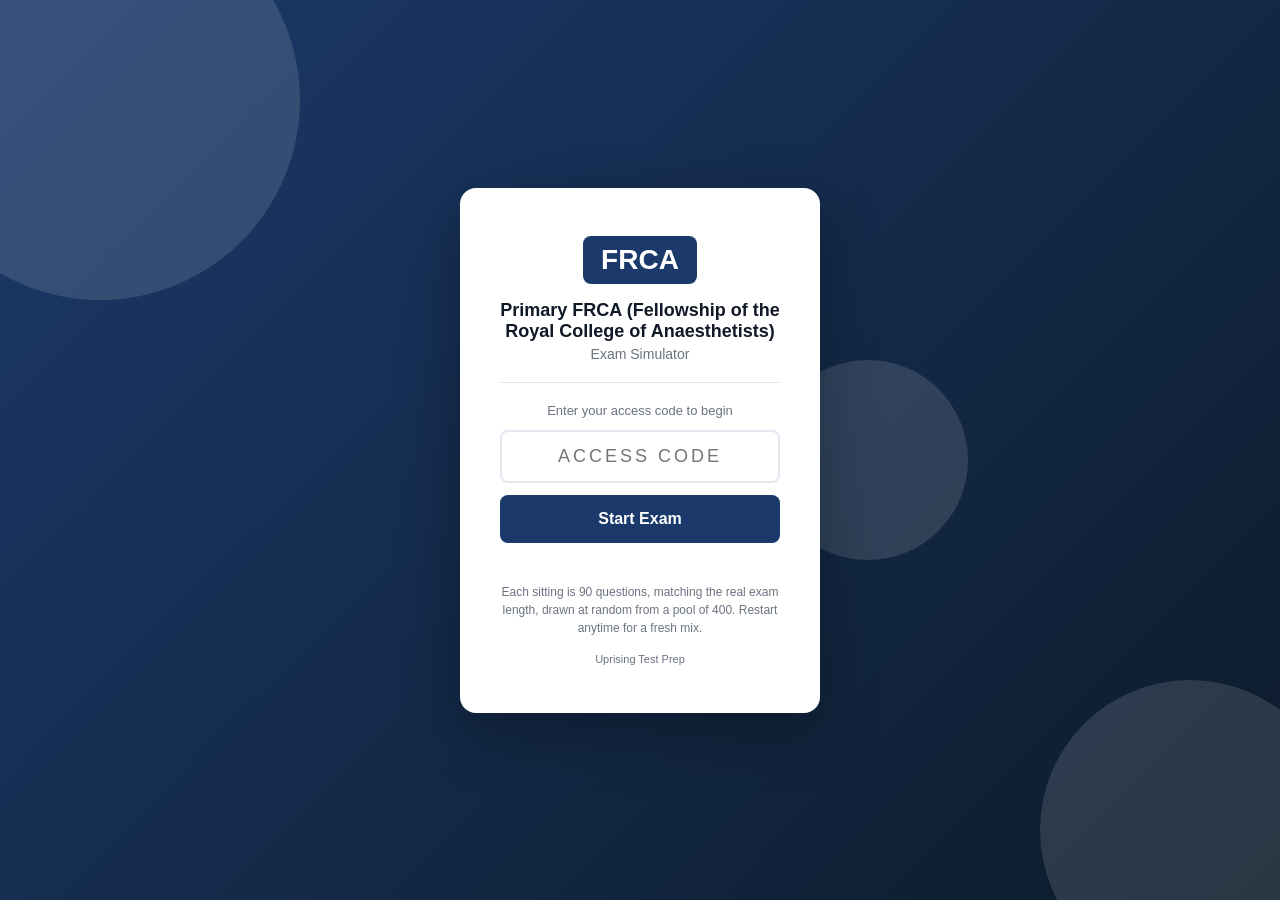
<file: index.html>
<!DOCTYPE html>
<html lang="en">
<head>
  <meta charset="UTF-8" />
  <meta name="viewport" content="width=device-width, initial-scale=1.0, viewport-fit=cover" />
  <meta name="apple-mobile-web-app-capable" content="yes" />
  <meta name="apple-mobile-web-app-status-bar-style" content="black-translucent" />
  <title>FRCA Exam Simulator</title>
  <link rel="stylesheet" href="style.css" />
</head>
<body>

<div id="access-gate">
  <div class="gate-bg-shapes">
    <div class="shape shape-1"></div>
    <div class="shape shape-2"></div>
    <div class="shape shape-3"></div>
  </div>
  <div class="gate-card">
    <div class="gate-logo">
      <div class="logo-badge">FRCA</div>
    </div>
    <h1 class="gate-title">Primary FRCA (Fellowship of the Royal College of Anaesthetists)</h1>
    <p class="gate-subtitle">Exam Simulator</p>
    <div class="gate-divider"></div>
    <p class="gate-instruction">Enter your access code to begin</p>
    <input type="text" id="access-code-input" class="gate-input"
           placeholder="Access Code" autocomplete="off"
           maxlength="20" spellcheck="false" />
    <button id="access-btn" class="gate-btn">Start Exam</button>
    <p id="access-error" class="gate-error"></p>
    <p class="gate-pool-note">Each sitting is 90 questions, matching the real exam length, drawn at random from a pool of 400. Restart anytime for a fresh mix.</p>
    <p class="gate-hint">Uprising Test Prep</p>
  </div>
</div>

<div id="app" style="display:none">
  <header class="top-bar">
    <div class="bar-left">
      <span class="bar-logo">FRCA</span>
      <span class="bar-title">Exam Simulator</span>
    </div>
    <div class="bar-right">
      <span class="bar-timer" id="timer-display">--:--</span>
      <button class="bar-btn" id="flag-btn">Flag</button>
      <button class="bar-btn bar-btn-primary" id="submit-btn">
        <span class="btn-full">Submit Exam</span>
        <span class="btn-short">Submit</span>
      </button>
    </div>
  </header>

  <div class="progress-strip">
    <div class="progress-bar" id="progress-bar"></div>
  </div>

  <main class="exam-main">
    <div class="question-panel">
      <div class="q-meta">
        <span id="q-counter"></span>
        <span id="q-domain" class="q-domain-tag"></span>
        <span id="q-flag-indicator" class="flag-chip" style="display:none">Flagged</span>
      </div>
      <!-- Shared text for a linked cluster (a clinical case, a reading
           passage). It sits ABOVE the stem, which is the one thing that
           legitimately precedes it, and repeats on every question in the
           cluster so nobody has to page backwards. -->
      <div id="q-cluster-wrap" class="cluster-wrap" style="display:none"></div>
      <p id="question-text" class="q-text"></p>
      <!-- The picture sits BELOW the question text so the simulator matches
           the printed book exactly: stem, then picture, then options. They
           used to disagree (book put the picture under the stem, simulator put
           it above), so no single wording could be true in both places, and
           184 of MLPAO's 185 image questions said "shown above" while the
           book printed the picture below the sentence. Write stems with
           neutral wording ("the strip shown", "the diagram shows") and this
           whole class of bug cannot come back. -->
      <div id="q-image-wrap" style="display:none; margin-bottom:14px;"></div>
      <div id="options-list" class="options-list"></div>
      <div id="explanation-box" class="explanation-box" style="display:none">
        <div class="explanation-label">Explanation</div>
        <p id="explanation-text" class="explanation-text"></p>
      </div>
    </div>
    <div class="nav-bar">
      <button class="nav-btn" id="prev-btn">&#8592; Prev</button>
      <button class="nav-btn nav-btn-map" id="map-btn">Question Map</button>
      <button class="nav-btn nav-btn-next" id="next-btn">Next &#8594;</button>
    </div>
  </main>
</div>

<!-- Question Map Modal -->
<div id="map-modal" style="display:none">
  <div class="map-backdrop" id="map-backdrop"></div>
  <div class="map-panel">
    <div class="map-header">
      <span class="map-title">Question Map</span>
      <button id="map-close" class="map-close-btn">&#x2715; Close</button>
    </div>
    <div class="map-legend">
      <span class="leg-item"><span class="leg-swatch leg-answered"></span>Answered</span>
      <span class="leg-item"><span class="leg-swatch leg-flagged"></span>Flagged</span>
      <span class="leg-item"><span class="leg-swatch leg-unanswered"></span>Unanswered</span>
    </div>
    <div id="q-grid" class="q-grid"></div>
  </div>
</div>

<div id="results-screen" style="display:none">
  <div class="results-card">
    <div class="res-header">
      <div class="res-badge">FRCA</div>
      <h2 id="res-status" class="res-status"></h2>
      <p id="res-score" class="res-score"></p>
    </div>
    <div id="res-domains" class="res-domains"></div>
    <p class="mode-pool-note">This sitting drew 90 questions from a pool of 400 simulator questions. Restart for a fresh mix, or see the printed book for the full question bank.</p>
    <button id="res-review-btn" class="res-btn">Review Answers</button>
    <button id="res-restart-btn" class="res-btn res-btn-secondary">Restart</button>
  </div>
</div>

<script src="questions.js"></script>
<script src="app.js"></script>
</body>
</html>
</file>
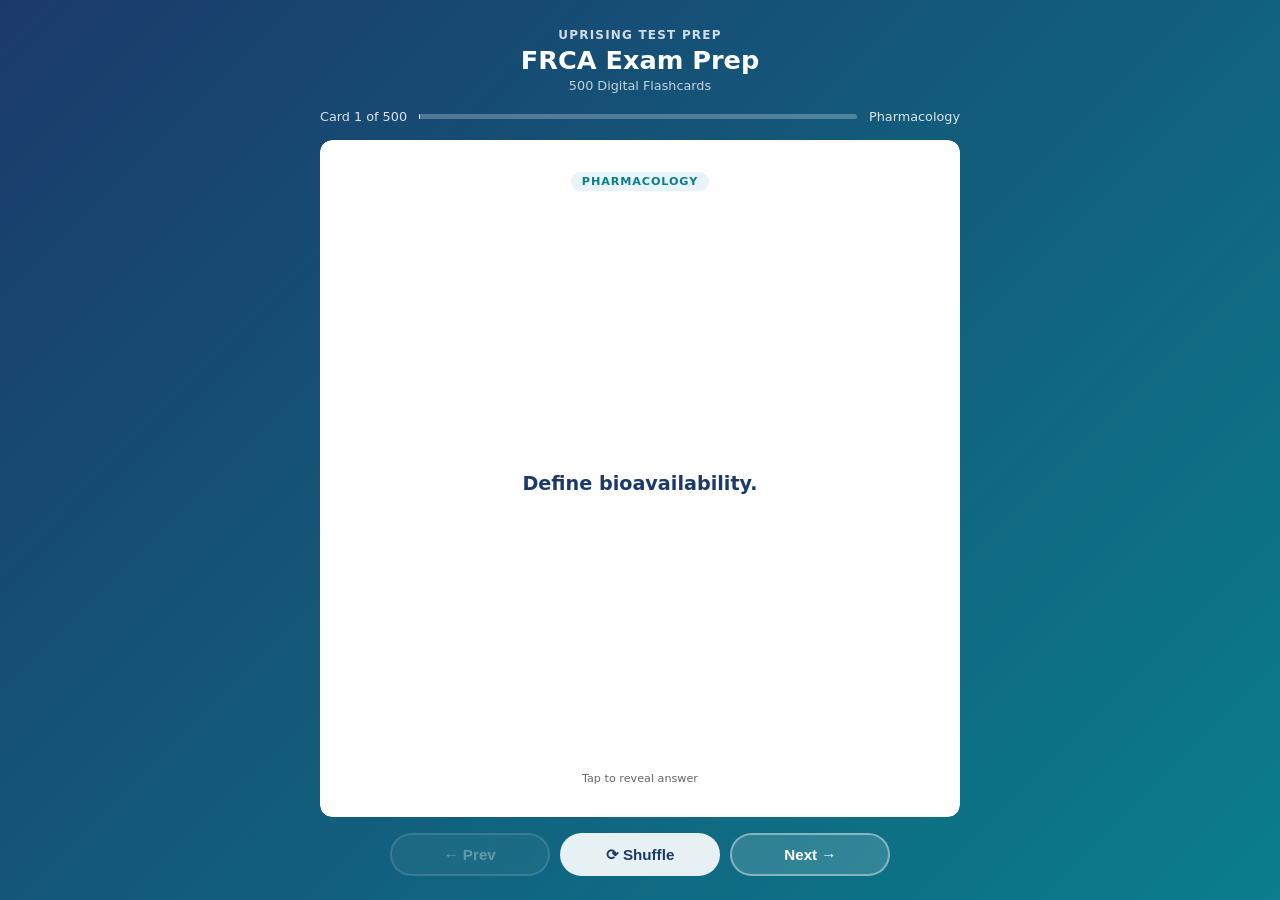
<file: flashcards/index.html>
<!DOCTYPE html>
<html lang="en">
<head>
  <meta charset="UTF-8">
  <meta name="viewport" content="width=device-width, initial-scale=1.0">
  <title>FRCA Exam Prep: Flashcards</title>
  <style>
    :root {
      --blue:   #1B3A6B;
      --teal:   #0A7E8C;
      --ltblue: #E8F4F8;
      --white:  #FFFFFF;
      --text:   #1A1A1A;
      --muted:  #666;
      --radius: 12px;
    }
    * { box-sizing: border-box; margin: 0; padding: 0; }
    html, body { height: 100%; }
    body {
      font-family: 'Segoe UI', system-ui, sans-serif;
      background: linear-gradient(135deg, var(--blue) 0%, var(--teal) 100%);
      /* Pinned, not min-height: the page must never grow, or the controls
         get pushed below the fold on iOS where 100dvh and height:100%
         disagree. The height:100% rule above is the pre-dvh fallback. */
      height: 100dvh;
      max-height: 100dvh;
      overflow: hidden;
      display: flex;
      flex-direction: column;
      align-items: center;
      padding: 1.25rem 1rem 1rem;
      gap: 0.75rem;
      overflow-x: hidden;
    }
    header { text-align: center; color: #fff; flex-shrink: 0; }
    header .brand { font-size: 0.75rem; font-weight: 700; letter-spacing: 0.1em; opacity: 0.8; text-transform: uppercase; }
    header h1 { font-size: 1.3rem; font-weight: 800; margin-top: 0.2rem; }
    header .subtitle { font-size: 0.8rem; opacity: 0.75; margin-top: 0.15rem; }
    #progress-info {
      display: flex; align-items: center; gap: 0.75rem;
      color: rgba(255,255,255,0.85); font-size: 0.8rem;
      flex-shrink: 0; width: 100%; max-width: 640px;
    }
    #progress-bar-track {
      flex: 1; background: rgba(255,255,255,0.25);
      border-radius: 4px; height: 5px;
    }
    #progress-bar-fill { height: 100%; background: #fff; border-radius: 4px; transition: width 0.3s; }
    .card-scene {
      width: 100%; max-width: 640px;
      perspective: 1200px;
      cursor: pointer;
      flex: 1; min-height: 0;
      display: flex; flex-direction: column;
    
      /* WebKit does not clip overflow inside a preserve-3d context, so the
         answer pane's own clip is dropped and a long answer paints over the
         Prev/Next row. This element only sets the perspective and is NOT
         itself in the 3D context, so its clip is honoured in every engine. */
      overflow: hidden;
      border-radius: var(--radius);
    }
    .card-inner {
      position: relative; width: 100%;
      flex: 1; min-height: 0;
      transition: transform 0.55s cubic-bezier(.4,0,.2,1);
      transform-style: preserve-3d;
    }
    .card-scene.flipped .card-inner { transform: rotateY(180deg); }
    .card-face {
      position: absolute; inset: 0;
      backface-visibility: hidden; -webkit-backface-visibility: hidden;
      border-radius: var(--radius);
      display: flex; flex-direction: column;
      padding: 1.5rem 1.75rem;
      box-shadow: 0 12px 40px rgba(0,0,0,0.2);
      overflow: hidden;
    
      /* Painting through a mask forces WebKit to allocate a real clipping
         layer for a 3D-transformed element, which is what makes the
         overflow:hidden and the rounded corners above actually apply. */
      -webkit-mask-image: -webkit-radial-gradient(#fff, #000);
              mask-image: radial-gradient(#fff, #000);
    }
    .card-front { background: var(--white); align-items: center; justify-content: center; }
    .card-back  { background: var(--ltblue); transform: rotateY(180deg); }
    .card-badge {
      font-size: 0.7rem; font-weight: 700; text-transform: uppercase;
      letter-spacing: 0.08em;
      background: var(--ltblue); color: var(--teal);
      padding: 0.2rem 0.65rem; border-radius: 20px;
      margin-bottom: 0.85rem; flex-shrink: 0;
    }
    .card-back .card-badge { background: rgba(10,126,140,0.12); }
    .card-front .q-text {
      font-size: 1.1rem; font-weight: 600; color: var(--blue); line-height: 1.55;
      text-align: center; overflow-y: auto; flex: 1;
      display: flex; align-items: center; justify-content: center;
      scrollbar-width: thin; scrollbar-color: rgba(27,58,107,0.3) transparent;
    }
    .card-back .a-label { font-size: 0.7rem; font-weight: 700; color: var(--teal); text-transform: uppercase; letter-spacing: 0.08em; margin-bottom: 0.4rem; flex-shrink: 0; }
    .card-back .a-text  {
      font-size: 0.975rem; color: var(--text); line-height: 1.65;
      overflow-y: auto; flex: 1; min-height: 0; padding-right: 4px;
      scrollbar-width: thin; scrollbar-color: rgba(10,126,140,0.4) transparent;
    
      -webkit-overflow-scrolling: touch;
      overscroll-behavior: contain;
    }
    .card-back .a-text::-webkit-scrollbar { width: 4px; }
    .card-back .a-text::-webkit-scrollbar-track { background: transparent; }
    .card-back .a-text::-webkit-scrollbar-thumb { background: rgba(10,126,140,0.4); border-radius: 4px; }
    .tap-hint { flex-shrink: 0; margin-top: 0.6rem; font-size: 0.7rem; color: var(--muted); text-align: center; }
    .card-back .tap-hint { color: var(--teal); opacity: 0.7; }
    .controls {
      display: flex; gap: 0.65rem; flex-wrap: nowrap;
      justify-content: center; flex-shrink: 0;
      width: 100%; max-width: 640px;
      padding-bottom: env(safe-area-inset-bottom, 0px);
    }
    .btn {
      padding: 0.6rem 1.2rem; border-radius: 50px;
      border: 2px solid rgba(255,255,255,0.4);
      background: rgba(255,255,255,0.15); color: #fff;
      font-weight: 700; font-size: 0.875rem; cursor: pointer;
      transition: all 0.2s; backdrop-filter: blur(4px);
      white-space: nowrap; flex: 1; max-width: 160px;
    }
    .btn:hover { background: rgba(255,255,255,0.3); border-color: rgba(255,255,255,0.7); }
    .btn:active { transform: scale(0.96); }
    .btn:disabled { opacity: 0.35; cursor: not-allowed; }
    .btn.btn-primary { background: rgba(255,255,255,0.9); color: var(--blue); border-color: transparent; }
    .btn.btn-primary:hover { background: #fff; }
    #loading { color: rgba(255,255,255,0.8); font-size: 1rem; text-align: center; padding: 3rem; flex: 1; }
    @media (min-width: 768px) {
      body { padding: 1.75rem 1.5rem 1.5rem; gap: 1rem; }
      header h1 { font-size: 1.6rem; }
      .card-face { padding: 2rem 2.5rem; }
      .card-front .q-text { font-size: 1.2rem; }
      .card-back .a-text { font-size: 1.05rem; }
      .btn { font-size: 0.95rem; padding: 0.65rem 1.4rem; }
    }
    @media (max-width: 380px) {
      body { padding: 0.75rem; gap: 0.5rem; }
      header .brand { font-size: 0.65rem; }
      header h1 { font-size: 1.1rem; }
      header .subtitle { display: none; }
      .card-face { padding: 1rem 1.1rem; }
      .card-front .q-text { font-size: 0.975rem; }
      .card-back .a-text { font-size: 0.875rem; }
      .btn { font-size: 0.8rem; padding: 0.5rem 0.75rem; }
    }
  </style>
</head>
<body>
<header>
  <div class="brand">Uprising Test Prep</div>
  <h1>FRCA Exam Prep</h1>
  <div class="subtitle">500 Digital Flashcards</div>
</header>
<div id="progress-info">
  <span id="card-counter">Card 1 of 500</span>
  <div id="progress-bar-track"><div id="progress-bar-fill" style="width:0%"></div></div>
  <span id="domain-label"></span>
</div>
<div id="loading">Loading flashcards...</div>
<div class="card-scene" id="card-scene" style="display:none" onclick="flipCard()">
  <div class="card-inner" id="card-inner">
    <div class="card-face card-front">
      <div class="card-badge" id="front-badge"></div>
      <div class="q-text" id="q-text"></div>
      <div class="tap-hint">Tap to reveal answer</div>
    </div>
    <div class="card-face card-back">
      <div class="card-badge" id="back-badge">Answer</div>
      <div class="a-label">Answer</div>
      <div class="a-text" id="a-text"></div>
      <div class="tap-hint">Tap to flip back</div>
    </div>
  </div>
</div>
<div class="controls" id="controls" style="display:none">
  <button class="btn" id="prev-btn" onclick="event.stopPropagation();move(-1)" disabled>&#8592; Prev</button>
  <button class="btn btn-primary" onclick="event.stopPropagation();shuffleCards()">&#10227; Shuffle</button>
  <button class="btn" id="next-btn" onclick="event.stopPropagation();move(1)">Next &#8594;</button>
</div>
<script>
const DOMAIN_LABELS = {
  pharmacology: "Pharmacology",
  physiology_anatomy_and_biochemistry: "Physiology Anatomy and Biochemistry",
  physics_clinical_measurement_and_data_interpretation: "Physics Clinical Measurement and Data Interpretation",
};
let cards   = [];
let current = 0;
async function init() {
  try {
    const res = await fetch('flashcards.json');
    if (!res.ok) throw new Error('Network error');
    cards = await res.json();
    document.getElementById('loading').style.display    = 'none';
    document.getElementById('card-scene').style.display = 'flex';
    document.getElementById('controls').style.display   = 'flex';
    show();
  } catch (e) {
    document.getElementById('loading').textContent = 'Error loading flashcards. Please try refreshing.';
  }
}
function domainLabel(key) {
  return DOMAIN_LABELS[key] || key.replace(/_/g, ' ').replace(/\b\w/g, c => c.toUpperCase());
}
function show() {
  const c = cards[current];
  document.getElementById('card-scene').classList.remove('flipped');
  document.getElementById('a-text').scrollTop = 0;
  const label = domainLabel(c.domain || c.chapter || '');
  document.getElementById('q-text').textContent       = c.front;
  document.getElementById('a-text').textContent       = c.back;
  document.getElementById('front-badge').textContent  = label;
  document.getElementById('back-badge').textContent   = label;
  document.getElementById('card-counter').textContent = `Card ${current+1} of ${cards.length}`;
  document.getElementById('domain-label').textContent = label;
  document.getElementById('progress-bar-fill').style.width = `${((current+1)/cards.length*100).toFixed(1)}%`;
  document.getElementById('prev-btn').disabled = current === 0;
  document.getElementById('next-btn').disabled = current === cards.length - 1;
}
function flipCard() { document.getElementById('card-scene').classList.toggle('flipped'); }
function move(dir) {
  const next = current + dir;
  if (next < 0 || next >= cards.length) return;
  current = next; show();
}
function shuffleCards() {
  for (let i = cards.length - 1; i > 0; i--) {
    const j = Math.floor(Math.random() * (i+1));
    [cards[i], cards[j]] = [cards[j], cards[i]];
  }
  current = 0; show();
}
document.addEventListener('keydown', e => {
  if (e.key === 'ArrowRight' || e.key === 'ArrowDown') move(1);
  else if (e.key === 'ArrowLeft' || e.key === 'ArrowUp') move(-1);
  else if (e.key === ' ' || e.key === 'Enter') { e.preventDefault(); flipCard(); }
});
init();
</script>
</body>
</html>
</file>
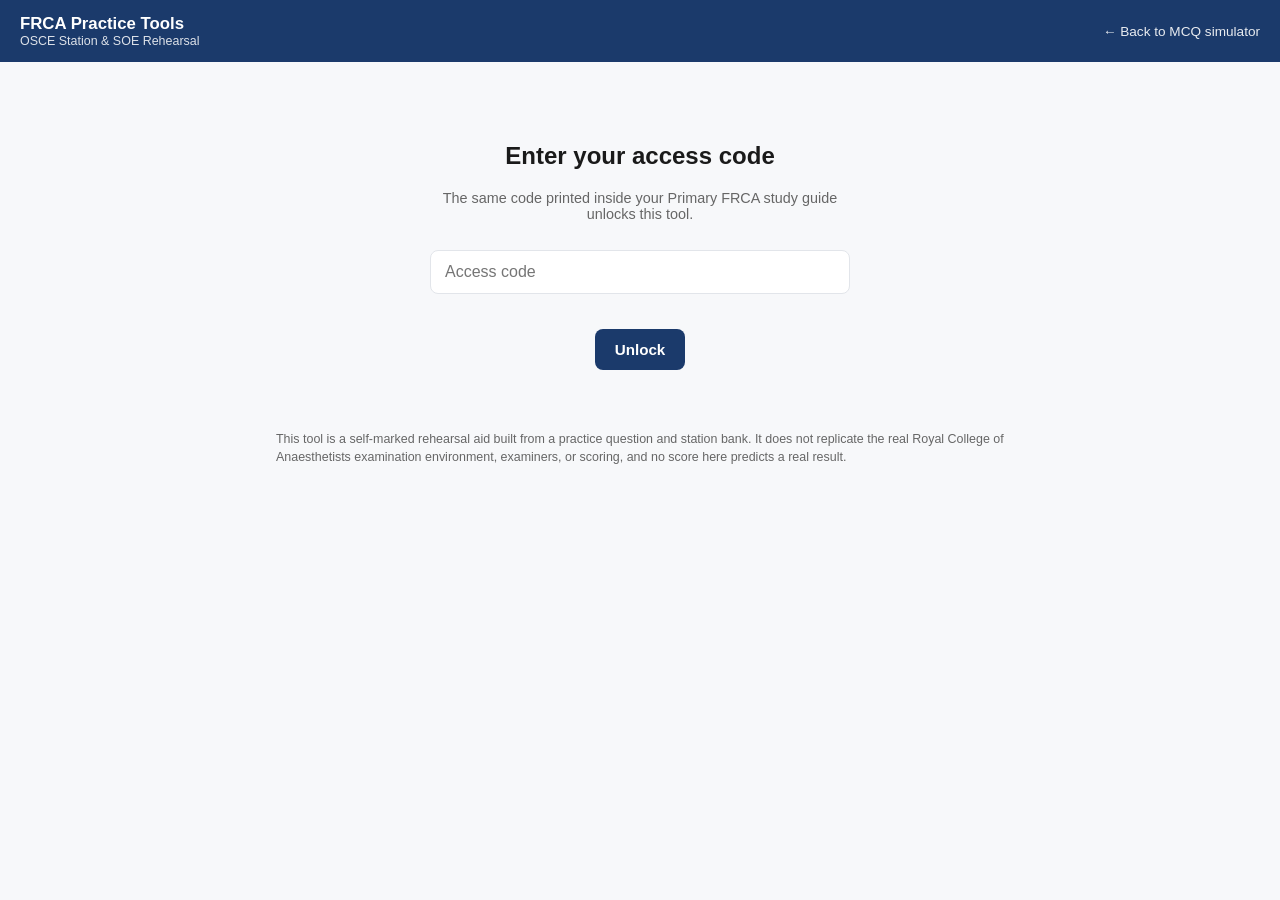
<file: practice/index.html>
<!DOCTYPE html>
<html lang="en">
<head>
<meta charset="UTF-8" />
<meta name="viewport" content="width=device-width, initial-scale=1.0, viewport-fit=cover" />
<title>OSCE & SOE Rehearsal | Primary FRCA</title>
<style>
  :root {
    --primary: #1B3A6B;
    --secondary: #0A7E8C;
    --bg: #F7F8FA;
    --card: #FFFFFF;
    --ink: #1a1a1a;
    --muted: #666;
    --border: #E2E5EA;
    --danger: #C0392B;
    --good: #1B8C3A;
  }
  * { box-sizing: border-box; }
  body {
    margin: 0; font-family: -apple-system, BlinkMacSystemFont, "Segoe UI", Roboto, Helvetica, Arial, sans-serif;
    background: var(--bg); color: var(--ink);
  }
  header.top {
    background: var(--primary); color: white; padding: 14px 20px;
    display: flex; align-items: center; justify-content: space-between; flex-wrap: wrap; gap: 8px;
  }
  header.top .brand { font-weight: 700; font-size: 1.05rem; }
  header.top .brand small { display: block; font-weight: 400; font-size: 0.78rem; opacity: 0.85; }
  header.top a.back { color: white; text-decoration: none; font-size: 0.85rem; opacity: 0.9; }
  main { max-width: 760px; margin: 0 auto; padding: 20px 16px 60px; }

  #gate { max-width: 420px; margin: 60px auto; text-align: center; }
  #gate input {
    width: 100%; padding: 12px 14px; font-size: 1rem; border: 1px solid var(--border);
    border-radius: 8px; margin: 14px 0 8px;
  }
  .btn {
    background: var(--primary); color: white; border: none; border-radius: 8px;
    padding: 12px 20px; font-size: 0.95rem; cursor: pointer; font-weight: 600;
  }
  .btn:hover { opacity: 0.92; }
  .btn.secondary { background: white; color: var(--primary); border: 1px solid var(--primary); }
  .btn:disabled { opacity: 0.5; cursor: not-allowed; }
  #gate-error { color: var(--danger); font-size: 0.85rem; min-height: 1.2em; }

  .mode-cards { display: grid; gap: 16px; margin-top: 24px; }
  .mode-card {
    background: var(--card); border: 1px solid var(--border); border-radius: 12px;
    padding: 20px; cursor: pointer; transition: box-shadow 0.15s;
  }
  .mode-card:hover { box-shadow: 0 2px 10px rgba(0,0,0,0.08); }
  .mode-card h2 { margin: 0 0 6px; font-size: 1.15rem; color: var(--primary); }
  .mode-card p { margin: 0; color: var(--muted); font-size: 0.9rem; line-height: 1.4; }

  [hidden] { display: none !important; }

  .card { background: var(--card); border: 1px solid var(--border); border-radius: 12px; padding: 20px; margin-bottom: 16px; }
  .timer-row { display: flex; align-items: center; justify-content: space-between; margin-bottom: 14px; }
  .timer {
    font-variant-numeric: tabular-nums; font-size: 1.8rem; font-weight: 700; color: var(--primary);
  }
  .timer.warn { color: var(--danger); }
  .progress-label { color: var(--muted); font-size: 0.85rem; }
  .category-tag {
    display: inline-block; background: var(--secondary); color: white; font-size: 0.72rem;
    padding: 3px 9px; border-radius: 999px; margin-bottom: 10px; text-transform: uppercase; letter-spacing: 0.03em;
  }
  .station-title { font-size: 1.2rem; font-weight: 700; margin: 0 0 10px; }
  .instructions { line-height: 1.55; margin-bottom: 14px; }
  .station-img { max-width: 100%; border: 1px solid var(--border); border-radius: 8px; margin-bottom: 14px; }
  .model-answer-box {
    background: #F0F5FF; border: 1px solid #CCDCF5; border-radius: 8px; padding: 14px 16px; margin-top: 10px;
  }
  .model-answer-box h3 { margin: 0 0 8px; font-size: 0.95rem; color: var(--primary); }
  .model-answer-box ul { margin: 0; padding-left: 20px; line-height: 1.6; }
  .mark-scheme { margin-top: 10px; font-size: 0.85rem; color: var(--muted); font-style: italic; }
  .actions { display: flex; gap: 10px; flex-wrap: wrap; margin-top: 16px; }
  .score-row { display: flex; gap: 8px; margin-top: 12px; }
  .score-btn {
    flex: 1; padding: 10px; border-radius: 8px; border: 1px solid var(--border); background: white;
    cursor: pointer; font-weight: 600; font-size: 0.9rem;
  }
  .score-btn[data-score="2"] { border-color: var(--good); color: var(--good); }
  .score-btn[data-score="1"] { border-color: #B07800; color: #B07800; }
  .score-btn[data-score="0"] { border-color: var(--danger); color: var(--danger); }
  .score-btn.selected { color: white; }
  .score-btn[data-score="2"].selected { background: var(--good); }
  .score-btn[data-score="1"].selected { background: #B07800; }
  .score-btn[data-score="0"].selected { background: var(--danger); }
  .summary-card { text-align: center; }
  .summary-score { font-size: 2.2rem; font-weight: 800; color: var(--primary); margin: 6px 0 14px; }
  .disclaimer { font-size: 0.78rem; color: var(--muted); margin-top: 18px; line-height: 1.5; }
  .half-label { font-weight: 700; color: var(--secondary); margin-bottom: 6px; font-size: 0.85rem; text-transform: uppercase; letter-spacing: 0.03em; }
</style>
</head>
<body>

<header class="top">
  <div class="brand">FRCA Practice Tools<small>OSCE Station &amp; SOE Rehearsal</small></div>
  <a class="back" href="../index.html">&larr; Back to MCQ simulator</a>
</header>

<main>

  <section id="gate">
    <h1>Enter your access code</h1>
    <p style="color:var(--muted); font-size:0.9rem;">The same code printed inside your Primary FRCA study guide unlocks this tool.</p>
    <input id="code-input" type="text" placeholder="Access code" autocomplete="off" spellcheck="false" />
    <div id="gate-error"></div>
    <button class="btn" id="gate-btn" style="margin-top:10px;">Unlock</button>
  </section>

  <section id="mode-select" hidden>
    <h1 style="margin-bottom:4px;">Choose a rehearsal mode</h1>
    <p style="color:var(--muted); margin-top:0;">Both modes draw from a real pool of practice content built to the real Primary FRCA OSCE and SOE format. This is self-marked rehearsal, not the real exam.</p>
    <div class="mode-cards">
      <div class="mode-card" id="pick-osce">
        <h2>OSCE Circuit Rehearsal</h2>
        <p>Draws 16 stations from a 60-station pool and runs a real 5-minute-per-station bell timer, matching the real Primary FRCA OSCE format. Covers resuscitation, technical skills, anatomy, history taking, physical examination, communication skills, anaesthetic/monitoring/measuring equipment, hazards and image interpretation.</p>
      </div>
      <div class="mode-card" id="pick-soe">
        <h2>SOE Rehearsal</h2>
        <p>Draws two 30-minute halves from a 60-question pool: 3 pharmacology + 3 physiology/biochemistry questions, then 3 clinical topics (including a critical incident) + 3 physics/clinical measurement/equipment/safety questions, matching the real 12-question Primary FRCA SOE. Self-score each answer using the real 2/1/0 examiner mark scheme.</p>
      </div>
    </div>
  </section>

  <section id="osce-run" hidden>
    <div class="card">
      <div class="timer-row">
        <span class="progress-label" id="osce-progress"></span>
        <span class="timer" id="osce-timer">5:00</span>
      </div>
      <span class="category-tag" id="osce-cat"></span>
      <h2 class="station-title" id="osce-title"></h2>
      <div class="instructions" id="osce-instructions"></div>
      <img id="osce-img" class="station-img" hidden />
      <div class="model-answer-box" id="osce-answer-box" hidden>
        <h3>Examiner mark-scheme points</h3>
        <ul id="osce-answer-list"></ul>
      </div>
      <div class="actions">
        <button class="btn secondary" id="osce-reveal">Show mark scheme</button>
        <button class="btn" id="osce-next">Next station</button>
      </div>
    </div>
  </section>

  <section id="osce-done" hidden>
    <div class="card summary-card">
      <h2>OSCE rehearsal complete</h2>
      <p>You worked through all 16 stations. Review any weak categories and try another draw for a different mix.</p>
      <button class="btn" id="osce-restart">Draw another 16 stations</button>
      <button class="btn secondary" id="osce-home" style="margin-left:8px;">Back to modes</button>
    </div>
  </section>

  <section id="soe-run" hidden>
    <div class="card">
      <div class="timer-row">
        <span class="progress-label" id="soe-progress"></span>
        <span class="timer" id="soe-timer">30:00</span>
      </div>
      <div class="half-label" id="soe-half-label"></div>
      <span class="category-tag" id="soe-cat"></span>
      <h2 class="station-title" id="soe-question"></h2>
      <div class="model-answer-box" id="soe-answer-box" hidden>
        <h3>Model answer key points</h3>
        <ul id="soe-answer-list"></ul>
        <div class="mark-scheme" id="soe-mark-note"></div>
      </div>
      <div class="score-row" id="soe-score-row" hidden>
        <button class="score-btn" data-score="2">2 &mdash; Pass</button>
        <button class="score-btn" data-score="1">1 &mdash; Borderline</button>
        <button class="score-btn" data-score="0">0 &mdash; Fail</button>
      </div>
      <div class="actions">
        <button class="btn secondary" id="soe-reveal">Show model answer</button>
        <button class="btn" id="soe-next">Next question</button>
      </div>
    </div>
  </section>

  <section id="soe-done" hidden>
    <div class="card summary-card">
      <h2>SOE rehearsal complete</h2>
      <div class="summary-score" id="soe-final-score"></div>
      <p>Out of a maximum of 24 marks across both halves (12 questions, 2 marks each), scored by your own self-assessment against the model answer.</p>
      <button class="btn" id="soe-restart">Draw another 12 questions</button>
      <button class="btn secondary" id="soe-home" style="margin-left:8px;">Back to modes</button>
    </div>
  </section>

  <p class="disclaimer">This tool is a self-marked rehearsal aid built from a practice question and station bank. It does not replicate the real Royal College of Anaesthetists examination environment, examiners, or scoring, and no score here predicts a real result.</p>

</main>

<script>
const ACCESS_CODE = "FRCA9000";
const STORAGE_KEY = "frca_practice_unlocked_v1";

const $ = (id) => document.getElementById(id);

function showOnly(id) {
  ["gate", "mode-select", "osce-run", "osce-done", "soe-run", "soe-done"].forEach(s => {
    $(s).hidden = (s !== id);
  });
}

// ---------- Access gate ----------
try {
  if (localStorage.getItem(STORAGE_KEY) === "1") showOnly("mode-select");
} catch (e) { /* private browsing: fall through to gate */ }

$("gate-btn").addEventListener("click", () => {
  const val = $("code-input").value.trim().toUpperCase();
  if (val === ACCESS_CODE) {
    try { localStorage.setItem(STORAGE_KEY, "1"); } catch (e) {}
    showOnly("mode-select");
  } else {
    $("gate-error").textContent = "That code doesn't match. Check the inside cover of your study guide.";
  }
});
$("code-input").addEventListener("keydown", (e) => { if (e.key === "Enter") $("gate-btn").click(); });

// ---------- Data ----------
let OSCE = [], SOE = [];
Promise.all([
  fetch("osce_stations.json").then(r => r.json()).catch(() => []),
  fetch("soe_questions.json").then(r => r.json()).catch(() => []),
]).then(([osce, soe]) => { OSCE = osce; SOE = soe; });

function shuffle(arr) {
  const a = arr.slice();
  for (let i = a.length - 1; i > 0; i--) {
    const j = Math.floor(Math.random() * (i + 1));
    [a[i], a[j]] = [a[j], a[i]];
  }
  return a;
}

// ---------- OSCE mode ----------
let osceQueue = [], osceIdx = 0, osceTimerId = null, osceSecondsLeft = 300;

function startOsce() {
  osceQueue = shuffle(OSCE).slice(0, 16);
  osceIdx = 0;
  showOnly("osce-run");
  renderOsceStation();
}

function renderOsceStation() {
  clearInterval(osceTimerId);
  const s = osceQueue[osceIdx];
  $("osce-progress").textContent = `Station ${osceIdx + 1} of ${osceQueue.length}`;
  $("osce-cat").textContent = s.category;
  $("osce-title").textContent = s.title;
  $("osce-instructions").textContent = s.candidate_instructions;
  $("osce-answer-box").hidden = true;
  $("osce-answer-list").innerHTML = "";
  const img = $("osce-img");
  if (s.image) { img.src = s.image; img.hidden = false; } else { img.hidden = true; img.src = ""; }
  (s.model_answer || "").split(";").map(t => t.trim()).filter(Boolean).forEach(point => {
    const li = document.createElement("li");
    li.textContent = point.replace(/\.$/, "");
    $("osce-answer-list").appendChild(li);
  });
  osceSecondsLeft = 300;
  updateOsceTimerDisplay();
  osceTimerId = setInterval(() => {
    osceSecondsLeft--;
    updateOsceTimerDisplay();
    if (osceSecondsLeft <= 0) {
      clearInterval(osceTimerId);
      $("osce-answer-box").hidden = false;
    }
  }, 1000);
}

function updateOsceTimerDisplay() {
  const m = Math.floor(Math.max(osceSecondsLeft, 0) / 60);
  const s = Math.max(osceSecondsLeft, 0) % 60;
  const el = $("osce-timer");
  el.textContent = `${m}:${String(s).padStart(2, "0")}`;
  el.classList.toggle("warn", osceSecondsLeft <= 30);
}

$("pick-osce").addEventListener("click", startOsce);
$("osce-reveal").addEventListener("click", () => { $("osce-answer-box").hidden = false; });
$("osce-next").addEventListener("click", () => {
  osceIdx++;
  if (osceIdx >= osceQueue.length) {
    clearInterval(osceTimerId);
    showOnly("osce-done");
  } else {
    renderOsceStation();
  }
});
$("osce-restart").addEventListener("click", startOsce);
$("osce-home").addEventListener("click", () => showOnly("mode-select"));

// ---------- SOE mode ----------
let soeQueue = [], soeIdx = 0, soeHalfSecondsLeft = 1800, soeTimerId = null, soeScores = [];

function pickSoeHalf(cats) {
  const picked = [];
  cats.forEach(cat => {
    const pool = shuffle(SOE.filter(q => q.sub_category === cat));
    picked.push(...pool.slice(0, 3));
  });
  return shuffle(picked); // real exam interleaves order within a half
}

function startSoe() {
  const half1 = pickSoeHalf(["pharmacology", "physiology_biochemistry"]);
  const half2 = pickSoeHalf(["clinical_topics", "physics_equipment_safety"]);
  soeQueue = half1.map(q => ({ ...q, half: 1 })).concat(half2.map(q => ({ ...q, half: 2 })));
  soeIdx = 0;
  soeScores = new Array(soeQueue.length).fill(null);
  showOnly("soe-run");
  startSoeHalfTimer(1);
  renderSoeQuestion();
}

function startSoeHalfTimer(half) {
  clearInterval(soeTimerId);
  soeHalfSecondsLeft = 1800;
  updateSoeTimerDisplay();
  soeTimerId = setInterval(() => {
    soeHalfSecondsLeft--;
    updateSoeTimerDisplay();
    if (soeHalfSecondsLeft <= 0) clearInterval(soeTimerId);
  }, 1000);
}

function updateSoeTimerDisplay() {
  const m = Math.floor(Math.max(soeHalfSecondsLeft, 0) / 60);
  const s = Math.max(soeHalfSecondsLeft, 0) % 60;
  const el = $("soe-timer");
  el.textContent = `${m}:${String(s).padStart(2, "0")}`;
  el.classList.toggle("warn", soeHalfSecondsLeft <= 120);
}

const SOE_LABELS = {
  pharmacology: "Pharmacology",
  physiology_biochemistry: "Physiology & Biochemistry",
  clinical_topics: "Clinical Topics",
  physics_equipment_safety: "Physics, Equipment & Safety",
};

function renderSoeQuestion() {
  const q = soeQueue[soeIdx];
  const posInHalf = (soeIdx % 6) + 1;
  $("soe-progress").textContent = `Question ${soeIdx + 1} of ${soeQueue.length}`;
  $("soe-half-label").textContent = `Half ${q.half} of 2, question ${posInHalf} of 6`;
  $("soe-cat").textContent = SOE_LABELS[q.sub_category] || q.sub_category;
  $("soe-question").textContent = q.question;
  $("soe-answer-box").hidden = true;
  $("soe-answer-list").innerHTML = "";
  $("soe-mark-note").textContent = "";
  $("soe-score-row").hidden = true;
  document.querySelectorAll(".score-btn").forEach(b => b.classList.remove("selected"));
  (q.model_answer || "").split(";").map(t => t.trim()).filter(Boolean).forEach(point => {
    const li = document.createElement("li");
    li.textContent = point.replace(/\.$/, "");
    $("soe-answer-list").appendChild(li);
  });
  $("soe-mark-note").textContent = q.mark_scheme_note || "";
}

$("pick-soe").addEventListener("click", startSoe);
$("soe-reveal").addEventListener("click", () => {
  $("soe-answer-box").hidden = false;
  $("soe-score-row").hidden = false;
});
document.getElementById("soe-score-row").addEventListener("click", (e) => {
  const btn = e.target.closest(".score-btn");
  if (!btn) return;
  document.querySelectorAll(".score-btn").forEach(b => b.classList.remove("selected"));
  btn.classList.add("selected");
  soeScores[soeIdx] = Number(btn.dataset.score);
});
$("soe-next").addEventListener("click", () => {
  const wasHalf = soeQueue[soeIdx].half;
  soeIdx++;
  if (soeIdx >= soeQueue.length) {
    clearInterval(soeTimerId);
    const total = soeScores.reduce((a, b) => a + (b || 0), 0);
    $("soe-final-score").textContent = `${total} / 24 marks`;
    showOnly("soe-done");
    return;
  }
  if (soeQueue[soeIdx].half !== wasHalf) {
    startSoeHalfTimer(soeQueue[soeIdx].half);
  }
  renderSoeQuestion();
});
$("soe-restart").addEventListener("click", startSoe);
$("soe-home").addEventListener("click", () => { clearInterval(soeTimerId); showOnly("mode-select"); });
</script>

</body>
</html>
</file>
<file: style.css>
/* FRCA Exam Simulator, Styles */
:root {
  --primary:   #1B3A6B;
  --pass:      #059669;
  --fail:      #DC2626;
  --bg:        #F3F4F8;
  --card:      #FFFFFF;
  --border:    #E2E8F0;
  --text:      #111827;
  --muted:     #6B7280;
  --radius:    10px;
}
*, *::before, *::after { box-sizing: border-box; margin: 0; padding: 0; }
body {
  font-family: -apple-system, BlinkMacSystemFont, "Segoe UI", sans-serif;
  background: var(--bg);
  color: var(--text);
  height: 100vh;
  height: 100dvh;
  overflow: hidden;
  -webkit-text-size-adjust: 100%;
}

/* ── Access Gate ─────────────────────────────────────────────────────────── */
#access-gate {
  display: flex;
  align-items: center;
  justify-content: center;
  height: 100vh;
  height: 100dvh;
  background: linear-gradient(135deg, var(--primary) 0%, #0d1b2a 100%);
  position: relative;
  overflow: hidden;
  padding: 20px;
  padding-top: max(20px, env(safe-area-inset-top));
  padding-bottom: max(20px, env(safe-area-inset-bottom));
}
.gate-bg-shapes { position: absolute; inset: 0; pointer-events: none; }
.shape { position: absolute; border-radius: 50%; opacity: .12; background: #fff; }
.shape-1 { width: 400px; height: 400px; top: -100px; left: -100px; }
.shape-2 { width: 300px; height: 300px; bottom: -80px; right: -60px; }
.shape-3 { width: 200px; height: 200px; top: 40%; left: 60%; }
.gate-card {
  background: #fff;
  border-radius: 16px;
  padding: 48px 40px;
  text-align: center;
  width: 100%;
  max-width: 360px;
  position: relative;
  z-index: 1;
  box-shadow: 0 20px 60px rgba(0,0,0,.3);
}
.logo-badge {
  display: inline-block;
  background: var(--primary);
  color: #fff;
  font-weight: 800;
  font-size: 28px;
  padding: 8px 18px;
  border-radius: 8px;
}
.gate-title { font-size: 18px; font-weight: 700; margin-top: 16px; color: var(--text); }
.gate-subtitle { color: var(--muted); font-size: 14px; margin-top: 4px; }
.gate-divider { height: 1px; background: var(--border); margin: 20px 0; }
.gate-instruction { font-size: 13px; color: var(--muted); margin-bottom: 12px; }
.gate-input {
  width: 100%;
  padding: 14px 16px;
  border: 2px solid var(--border);
  border-radius: 8px;
  font-size: 18px;
  text-align: center;
  text-transform: uppercase;
  letter-spacing: 3px;
  outline: none;
}
.gate-input:focus { border-color: var(--primary); }
.gate-btn {
  width: 100%;
  margin-top: 12px;
  padding: 15px;
  background: var(--primary);
  color: #fff;
  border: none;
  border-radius: 8px;
  font-size: 16px;
  font-weight: 600;
  cursor: pointer;
  -webkit-tap-highlight-color: transparent;
}
.gate-btn:hover { opacity: .9; }
.gate-error { color: var(--fail); font-size: 13px; margin-top: 8px; min-height: 18px; }
.gate-pool-note { color: var(--muted); font-size: 12px; margin-top: 14px; line-height: 1.5; }
.gate-hint { color: var(--muted); font-size: 11px; margin-top: 16px; }
.mode-pool-note { color: var(--muted); font-size: 13px; margin: 10px 0 18px; line-height: 1.5; }

/* ── App shell ───────────────────────────────────────────────────────────── */
#app {
  display: flex;
  flex-direction: column;
  height: 100vh;
  height: 100dvh;
  padding-top: env(safe-area-inset-top);
}
.top-bar {
  display: flex;
  justify-content: space-between;
  align-items: center;
  background: var(--primary);
  color: #fff;
  padding: 0 20px;
  padding-left: max(20px, env(safe-area-inset-left));
  padding-right: max(20px, env(safe-area-inset-right));
  height: 52px;
  flex-shrink: 0;
  gap: 8px;
}
.bar-left { display: flex; align-items: center; gap: 8px; min-width: 0; }
.bar-logo { font-weight: 800; font-size: 18px; flex-shrink: 0; }
.bar-title { font-size: 14px; opacity: .8; white-space: nowrap; overflow: hidden; text-overflow: ellipsis; }
.bar-right { display: flex; align-items: center; gap: 8px; flex-shrink: 0; }
.bar-timer {
  font-variant-numeric: tabular-nums;
  font-size: 16px;
  font-weight: 600;
  min-width: 68px;
  text-align: right;
}
.bar-btn {
  padding: 7px 13px;
  background: rgba(255,255,255,.15);
  border: 1px solid rgba(255,255,255,.3);
  color: #fff;
  border-radius: 6px;
  cursor: pointer;
  font-size: 13px;
  white-space: nowrap;
  -webkit-tap-highlight-color: transparent;
  touch-action: manipulation;
}
.bar-btn:hover { background: rgba(255,255,255,.25); }
.bar-btn-primary {
  background: #fff;
  color: var(--primary);
  border-color: #fff;
  font-weight: 600;
}
.bar-btn-primary:hover { background: #f0f0f0; }
.btn-short { display: none; }
.btn-full  { display: inline; }

.progress-strip { height: 4px; background: rgba(0,0,0,.1); flex-shrink: 0; }
.progress-bar   { height: 100%; background: #4ade80; transition: width .3s; }

/* ── Main exam area ──────────────────────────────────────────────────────── */
.exam-main {
  flex: 1;
  overflow: hidden;
  display: flex;
  flex-direction: column;
  padding: 16px 20px 0;
  padding-left: max(16px, env(safe-area-inset-left));
  padding-right: max(16px, env(safe-area-inset-right));
  min-height: 0;
}
.question-panel { flex: 1; overflow-y: auto; padding-bottom: 12px; -webkit-overflow-scrolling: touch; }
.q-meta {
  display: flex;
  align-items: center;
  gap: 8px;
  margin-bottom: 12px;
  font-size: 13px;
  color: var(--muted);
  flex-wrap: wrap;
}
.q-domain-tag {
  background: var(--primary);
  color: #fff;
  padding: 2px 8px;
  border-radius: 4px;
  font-size: 11px;
  font-weight: 600;
}
.flag-chip {
  background: #FEF3C7;
  color: #92400E;
  padding: 2px 8px;
  border-radius: 4px;
  font-size: 11px;
  font-weight: 600;
}
.cluster-wrap {
  border-left: 4px solid var(--primary, #1B3A6B);
  background: #F2F6FC; border-radius: 8px;
  padding: 10px 14px; margin-bottom: 16px;
}
.cluster-label {
  font-size: 11px; font-weight: 700; letter-spacing: 0.06em;
  text-transform: uppercase; color: var(--primary, #1B3A6B); margin-bottom: 6px;
}
.cluster-body {
  max-height: 38vh; overflow-y: auto; font-size: 15px; line-height: 1.6;
  -webkit-overflow-scrolling: touch;
}
.cluster-body p + p { margin-top: 10px; }
@media (min-width: 1100px) { .cluster-body { max-height: 52vh; } }

.q-image {
  max-width: 100%;
  /* Cap the height too. With only max-width, a tall exhibit renders at full
     width and pushes the stem and every option below the fold, so the question
     looks like it has no answers until the candidate scrolls. Found on CNPLE. */
  max-height: 62vh;
  width: auto;
  height: auto;
  object-fit: contain;
  border-radius: 6px;
  border: 1px solid var(--border);
  display: block;
  margin-bottom: 14px;
}
.q-text { font-size: 16px; line-height: 1.65; margin-bottom: 20px; }
.options-list { display: flex; flex-direction: column; gap: 10px; }
.option {
  display: flex;
  align-items: flex-start;
  gap: 12px;
  padding: 15px 16px;
  background: var(--card);
  border: 2px solid var(--border);
  border-radius: var(--radius);
  cursor: pointer;
  transition: .15s;
  -webkit-tap-highlight-color: transparent;
  touch-action: manipulation;
  min-height: 52px;
}
.option:hover  { border-color: var(--primary); background: #F8FAFF; }
.option.selected  { border-color: var(--primary); background: #EEF3FF; }
.option.correct   { border-color: #059669; background: #ECFDF5; }
.option.incorrect { border-color: #DC2626; background: #FEF2F2; }
.explanation-box {
  margin-top: 20px;
  padding: 16px 18px;
  background: #F0F9FF;
  border-left: 4px solid #2563EB;
  border-radius: 6px;
}
.explanation-label {
  font-size: 11px;
  font-weight: 700;
  text-transform: uppercase;
  letter-spacing: .06em;
  color: #2563EB;
  margin-bottom: 8px;
}
.explanation-text { font-size: 14.5px; line-height: 1.7; color: #1e293b; margin: 0; }
.opt-letter { font-weight: 700; font-size: 15px; color: var(--primary); min-width: 22px; padding-top: 1px; flex-shrink: 0; }
.opt-text   { font-size: 15px; line-height: 1.5; }

/* ── Nav bar ─────────────────────────────────────────────────────────────── */
.nav-bar {
  display: flex;
  align-items: center;
  gap: 8px;
  padding: 10px 0;
  padding-bottom: max(14px, env(safe-area-inset-bottom));
  flex-shrink: 0;
}
.nav-btn {
  flex: 1;
  padding: 13px 8px;
  background: var(--card);
  border: 1px solid var(--border);
  border-radius: 8px;
  cursor: pointer;
  font-size: 15px;
  font-weight: 500;
  text-align: center;
  -webkit-tap-highlight-color: transparent;
  touch-action: manipulation;
  min-height: 48px;
}
.nav-btn:hover      { background: #f0f0f0; }
.nav-btn-map {
  background: var(--bg);
  border-color: var(--primary);
  color: var(--primary);
  font-weight: 600;
}
.nav-btn-map:hover { background: #EEF3FF; }
.nav-btn-next {
  background: var(--primary);
  color: #fff;
  border-color: var(--primary);
}
.nav-btn-next:hover { opacity: .9; }

/* ── Question Map Modal ──────────────────────────────────────────────────── */
#map-modal {
  position: fixed;
  inset: 0;
  z-index: 1000;
  display: flex;
  flex-direction: column;
  justify-content: flex-end;
}
.map-backdrop { position: absolute; inset: 0; background: rgba(0,0,0,.5); }
.map-panel {
  position: relative;
  background: #fff;
  border-radius: 20px 20px 0 0;
  padding: 20px;
  padding-bottom: max(20px, env(safe-area-inset-bottom));
  max-height: 80vh;
  max-height: 80dvh;
  display: flex;
  flex-direction: column;
  box-shadow: 0 -4px 30px rgba(0,0,0,.2);
}
.map-header {
  display: flex;
  align-items: center;
  justify-content: space-between;
  margin-bottom: 12px;
  flex-shrink: 0;
}
.map-title { font-size: 17px; font-weight: 700; color: var(--text); }
.map-close-btn {
  padding: 8px 16px;
  background: var(--bg);
  border: 1px solid var(--border);
  border-radius: 8px;
  cursor: pointer;
  font-size: 14px;
  font-weight: 500;
  min-height: 40px;
  -webkit-tap-highlight-color: transparent;
  touch-action: manipulation;
}
.map-close-btn:hover { background: #e5e7eb; }
.map-legend { display: flex; gap: 16px; margin-bottom: 14px; flex-shrink: 0; flex-wrap: wrap; }
.leg-item { display: flex; align-items: center; gap: 6px; font-size: 13px; color: var(--muted); }
.leg-swatch {
  width: 16px;
  height: 16px;
  border-radius: 3px;
  border: 1px solid var(--border);
  background: var(--card);
  display: inline-block;
  flex-shrink: 0;
}
.leg-swatch.leg-answered  { background: var(--primary); border-color: var(--primary); }
.leg-swatch.leg-flagged   { background: #FEF3C7; border-color: #F59E0B; }
.leg-swatch.leg-unanswered { background: var(--card); }
.q-grid {
  display: flex;
  flex-wrap: wrap;
  gap: 6px;
  overflow-y: auto;
  flex: 1;
  padding-bottom: 8px;
  -webkit-overflow-scrolling: touch;
}
.grid-btn {
  width: 40px;
  height: 40px;
  border: 1px solid var(--border);
  border-radius: 6px;
  background: var(--card);
  font-size: 12px;
  cursor: pointer;
  font-weight: 500;
  -webkit-tap-highlight-color: transparent;
  touch-action: manipulation;
}
.grid-btn.answered { background: var(--primary); color: #fff; border-color: var(--primary); }
.grid-btn.flagged  { background: #FEF3C7; border-color: #F59E0B; }
.grid-btn.active   { outline: 3px solid var(--primary); outline-offset: 2px; }

/* ── Results ─────────────────────────────────────────────────────────────── */
#results-screen {
  display: flex;
  align-items: flex-start;
  justify-content: center;
  min-height: 100vh;
  min-height: 100dvh;
  background: var(--bg);
  overflow-y: auto;
  -webkit-overflow-scrolling: touch;
  padding: 20px 16px;
  padding-top: max(20px, env(safe-area-inset-top));
  padding-bottom: max(20px, env(safe-area-inset-bottom));
}
.results-card {
  background: var(--card);
  border-radius: 16px;
  padding: 40px;
  max-width: 480px;
  width: 100%;
  box-shadow: 0 8px 30px rgba(0,0,0,.1);
}
.res-header { text-align: center; margin-bottom: 24px; }
.res-badge {
  display: inline-block;
  background: var(--primary);
  color: #fff;
  font-weight: 800;
  font-size: 22px;
  padding: 6px 16px;
  border-radius: 8px;
}
.res-status { font-size: 36px; font-weight: 800; margin-top: 12px; }
.res-score  { font-size: 18px; color: var(--muted); margin-top: 4px; }
.res-domains { margin-bottom: 24px; display: flex; flex-direction: column; gap: 10px; }
.res-domain-row { display: flex; align-items: center; gap: 8px; font-size: 13px; }
.res-domain-name { width: 160px; font-weight: 500; flex-shrink: 0; }
.res-domain-bar-wrap { flex: 1; background: #E5E7EB; border-radius: 4px; height: 8px; overflow: hidden; }
.res-domain-bar { height: 100%; border-radius: 4px; transition: width .5s; }
.res-domain-pct { width: 36px; text-align: right; font-weight: 600; }
.res-btn {
  width: 100%;
  padding: 15px;
  background: var(--primary);
  color: #fff;
  border: none;
  border-radius: 8px;
  font-size: 15px;
  font-weight: 600;
  cursor: pointer;
  margin-bottom: 10px;
  min-height: 52px;
  -webkit-tap-highlight-color: transparent;
  touch-action: manipulation;
}
.res-btn:hover { opacity: .9; }
.res-btn-secondary {
  background: transparent;
  color: var(--primary);
  border: 2px solid var(--primary);
}
.res-btn-secondary:hover { background: var(--primary); color: #fff; }

/* ── Mobile breakpoint (phones ≤ 640px) ─────────────────────────────────── */
@media (max-width: 640px) {
  /* Gate card */
  .gate-card { padding: 32px 24px; }

  /* Top bar: hide long title text, swap Submit label */
  .bar-title  { display: none; }
  .btn-full   { display: none; }
  .btn-short  { display: inline; }
  .bar-right  { gap: 6px; }
  .bar-btn    { padding: 6px 10px; font-size: 12px; }
  .bar-timer  { font-size: 14px; min-width: 58px; }

  /* Exam main */
  .exam-main { padding: 12px 14px 0; }
  .q-text { font-size: 16px; }
  .opt-text { font-size: 15px; }

  /* Nav bar, bigger touch targets */
  .nav-btn { font-size: 14px; padding: 14px 6px; }

  /* Results */
  .results-card { padding: 28px 20px; }
  .res-domain-name { width: 110px; font-size: 12px; }
  .res-domain-pct  { font-size: 12px; }
  .res-status { font-size: 30px; }

  /* Map grid, slightly bigger buttons on phones */
  .grid-btn { width: 42px; height: 42px; }
}

/* ── Very small phones (≤ 380px) ────────────────────────────────────────── */
@media (max-width: 380px) {
  .bar-logo { font-size: 15px; }
  .bar-btn  { padding: 5px 8px; font-size: 11px; }
  .bar-timer { font-size: 13px; min-width: 52px; }
  .nav-btn  { font-size: 13px; }
  .grid-btn { width: 38px; height: 38px; font-size: 11px; }
}
</file>
